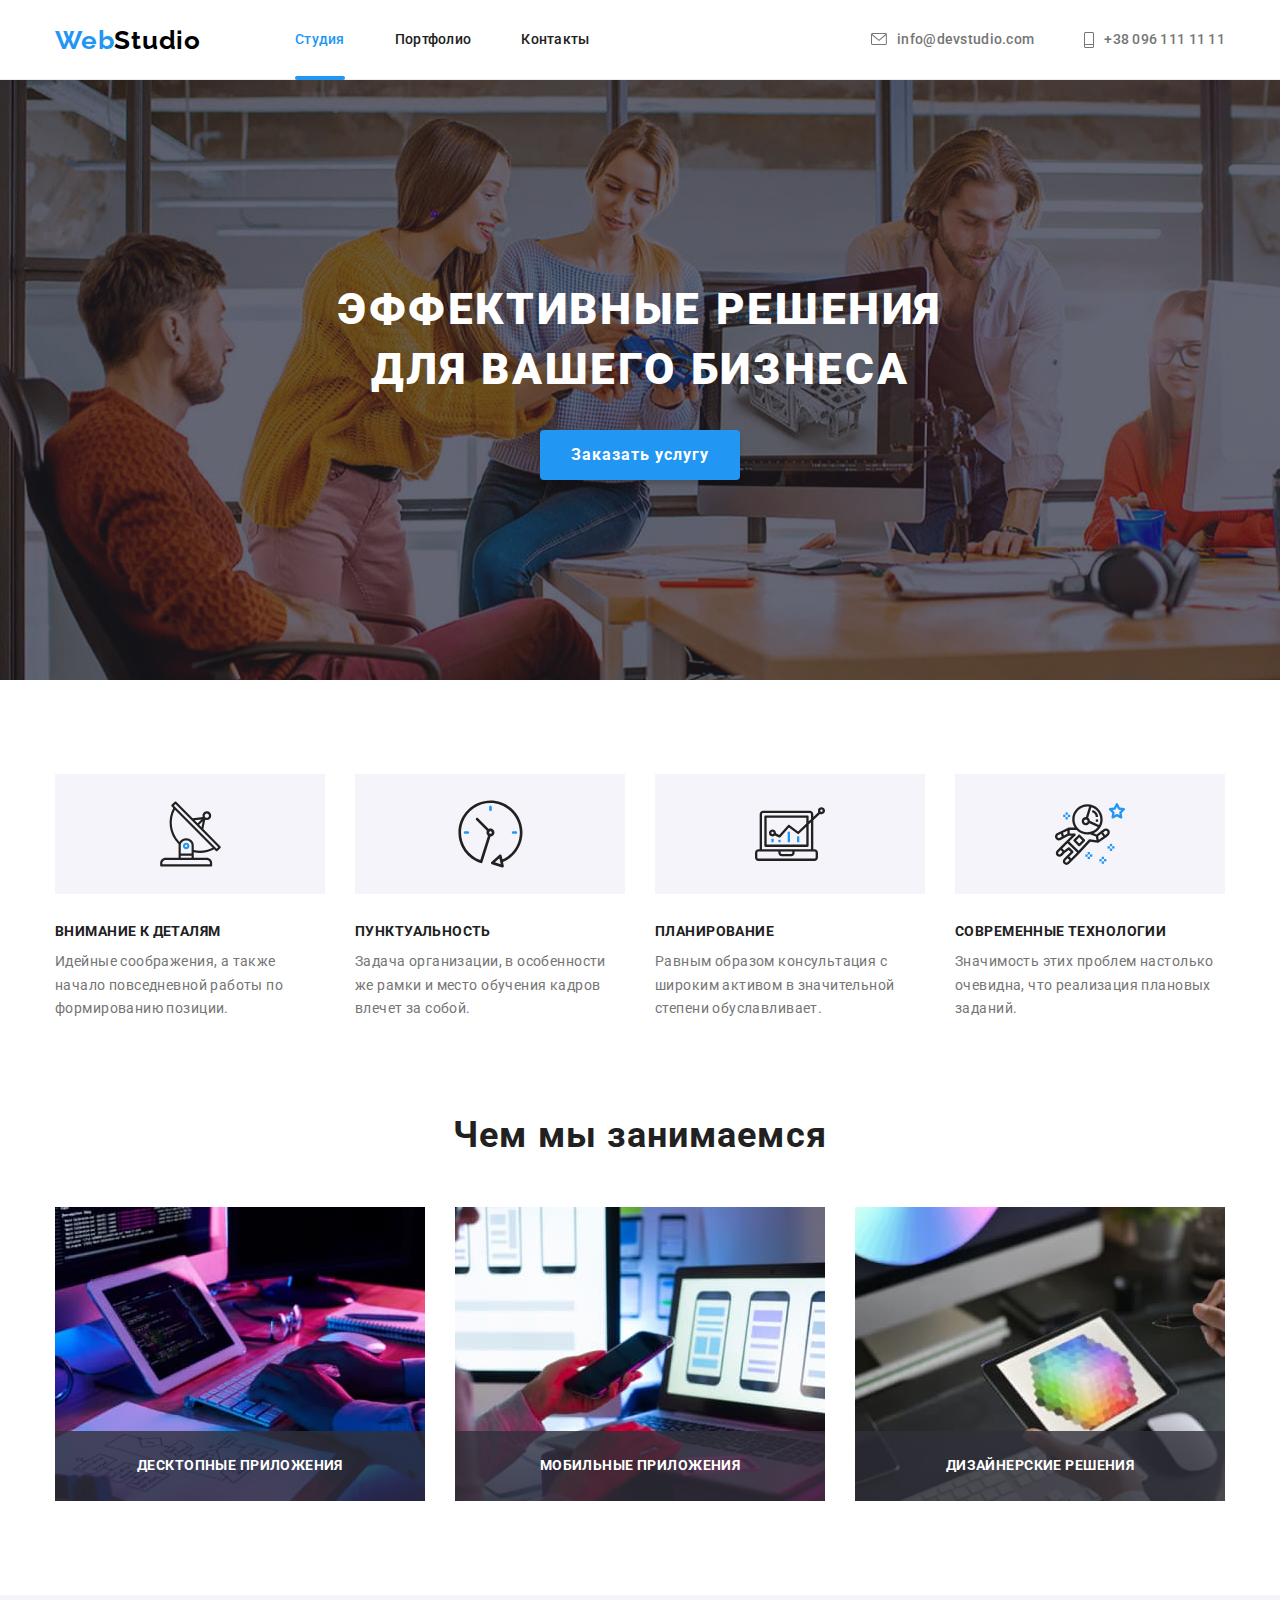
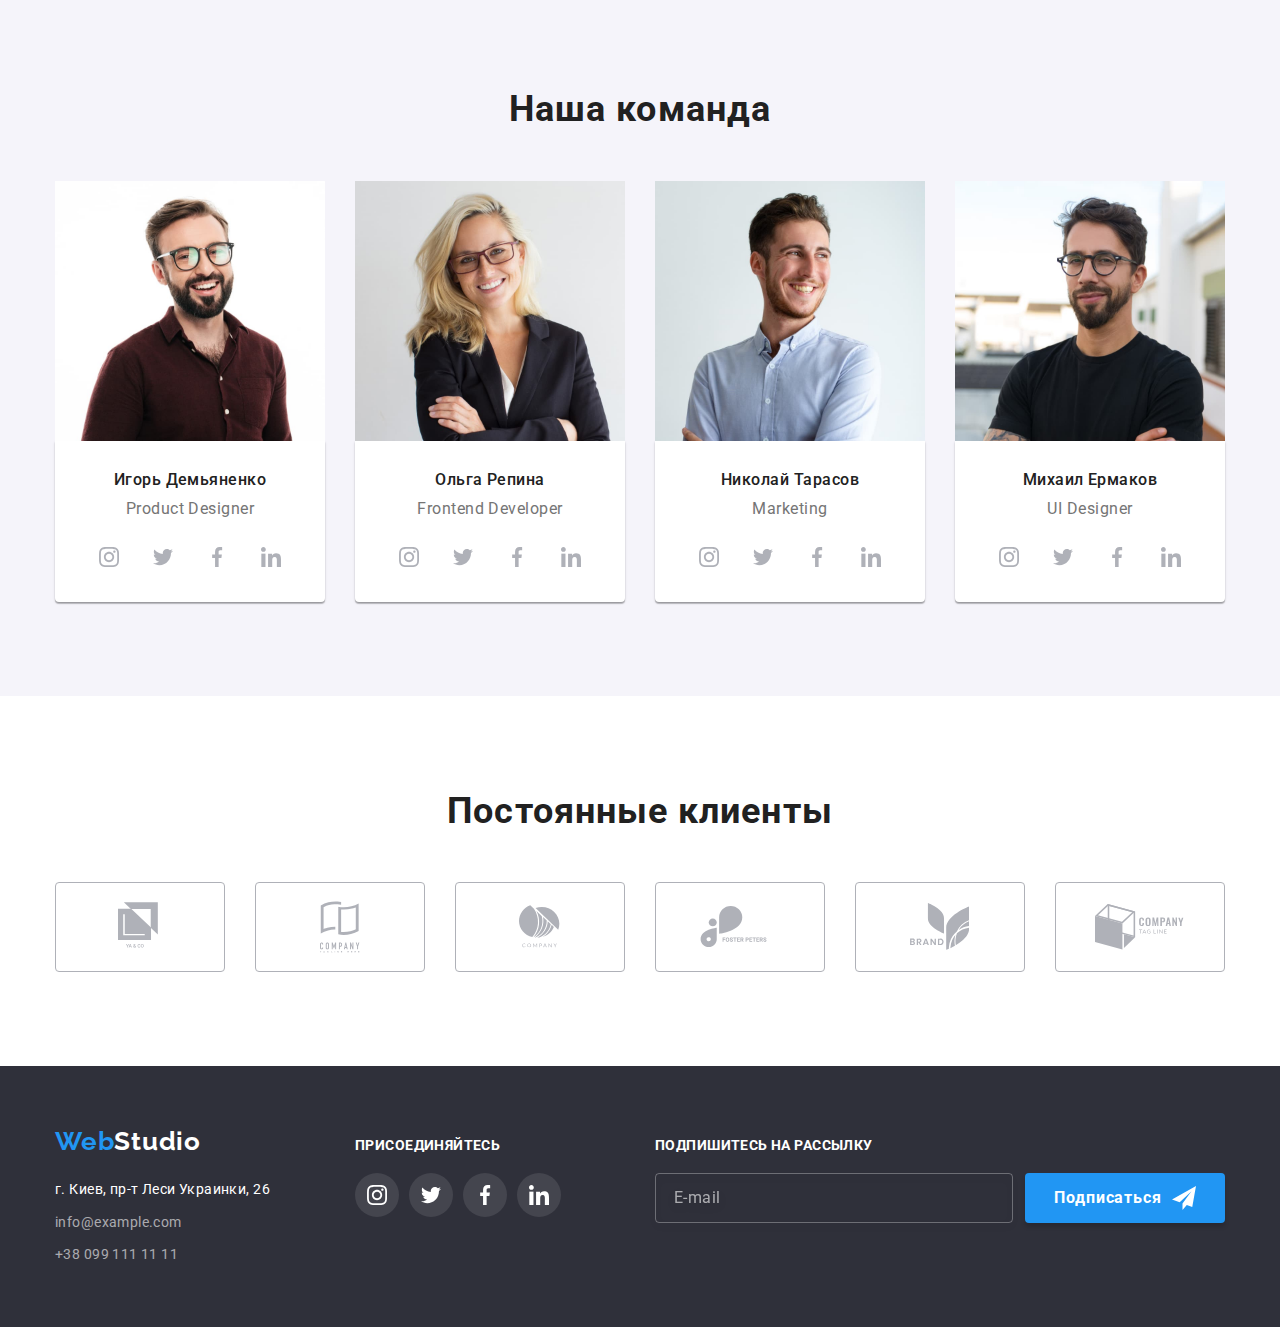
<file: index.html>
<!DOCTYPE html>
<html lang="ru">

<head>
    <meta charset="UTF-8">
    <meta http-equiv="X-UA-Compatible" content="IE=edge">
    <meta name="viewport" content="width=device-width, initial-scale=1.0">
    <link rel="stylesheet"
        href="https://cdnjs.cloudflare.com/ajax/libs/modern-normalize/1.0.0/modern-normalize.min.css">
    <link rel="preconnect" href="https://fonts.gstatic.com">
    <link
        href="https://fonts.googleapis.com/css2?family=Raleway:wght@700&family=Roboto:wght@400;500;700;900&display=swap"
        rel="stylesheet">
    <link rel="stylesheet" href="./css/main.min.css">
    <title>Студия</title>
</head>

<body>
    <header class="header">
        <div class="container header__container">

            <a class="logo" href="./index.html">Web<span class="logo__text--black">Studio</span></a>
            <nav class="nav">
                <ul class="nav__list list">
                    <li class="nav__item"><a class="nav__link nav__link--current" href="./index.html">Студия</a></li>
                    <li class="nav__item"><a class="nav__link" href="./portfolio.html">Портфолио</a></li>
                    <li class="nav__item"><a class="nav__link" href="">Контакты</a></li>
                </ul>
            </nav>
            <ul class="contacts list">
                <li class="contacts__item">
                    <a class="contacts__link" href="mailto:info@devstudio.com" rel="noopener noreferrer"
                        target="_blank">
                        <svg class="contacts__icon" width="16" height="12">
                            <use href="./images/icons.svg#icon-mail"></use>
                        </svg>
                        info@devstudio.com
                    </a>
                </li>
                <li class="contacts__item">
                    <a class="contacts__link" href="tel:+380961111111">
                        <svg class="contacts__icon" width="10" height="16">
                            <use href="./images/icons.svg#icon-tel"></use>
                        </svg>

                        +38 096 111 11 11

                    </a>
                </li>
            </ul>
        </div>
    </header>
    <main>
        <section class="hero">
            <div class="hero__container">
                <h1 class="hero__title">Эффективные решения для вашего бизнеса</h1>
                <button data-modal-open class="button" type="button">Заказать услугу</button>
            </div>
        </section>

        <section class="our-features section">
            <div class="container">

                <h2 class="visually-hidden">наши особенности</h2>
                <ul class="list grid">
                    <li class="our-features__item grid__items">
                        <div class="our-features__container">
                            <svg width="65" height="70">
                                <use href="./images/icons.svg#icon-antenna-1"></use>
                            </svg>
                        </div>
                        <h3 class="our-features__subtitle">Внимание к деталям</h3>
                        <p>Идейные соображения, а также начало повседневной работы по
                            формированию
                            позиции.</p>
                    </li>
                    <li class="our-features__item grid__items ">
                        <div class="our-features__container">
                            <svg width="67" height="70">
                                <use href="./images/icons.svg#icon-clock-1"></use>
                            </svg>
                        </div>
                        <h3 class="our-features__subtitle">Пунктуальность</h3>
                        <p>Задача организации, в особенности же рамки и место обучения
                            кадров
                            влечет за собой.</p>
                    </li>
                    <li class="our-features__item grid__items ">
                        <div class="our-features__container">
                            <svg width="70" height="70">
                                <use href="./images/icons.svg#icon-diagram-1"></use>
                            </svg>
                        </div>
                        <h3 class="our-features__subtitle">Планирование</h3>
                        <p>Равным образом консультация с широким активом в значительной
                            степени
                            обуславливает.</p>
                    </li>
                    <li class="our-features__item grid__items">
                        <div class="our-features__container">
                            <svg width="70" height="70">
                                <use href="./images/icons.svg#icon-astronaut-1"></use>
                            </svg>
                        </div>
                        <h3 class="our-features__subtitle">Современные технологии</h3>
                        <p>Значимость этих проблем настолько очевидна, что реализация
                            плановых
                            заданий.</p>
                    </li>
                </ul>
            </div>
        </section>

        <section class="specialization section">
            <div class="container">
                <h2 class="specialization__title">Чем мы занимаемся</h2>
                <ul class="list grid">
                    <li class="specialization__item grid__items"><img src="./images/box1.jpg " alt="написание программы"
                            width="370">
                        <div class="specialization__text">Десктопные приложения</div>
                    </li>
                    <li class="specialization__item grid__items"><img src="./images/box2.jpg"
                            alt="создание дизайна телефонного приложения" width="370">
                        <div class="specialization__text">Мобильные приложения</div>
                    </li>
                    <li class="specialization__item grid__items"><img src="./images/box3.jpg"
                            alt="подбор цвета оформления" width="370">
                        <div class="specialization__text">Дизайнерские решения</div>
                    </li>
                </ul>
            </div>
        </section>

        <section class="team section">
            <div class="container">
                <h2 class="team__title">Наша команда</h2>
                <ul class="list grid">
                    <li class="grid__items team__item">

                        <img src="./images/men1.jpg" alt="Игорь Демьяненко" width="270">
                        <div class="team__container">
                            <h3 class="team__subtitle">Игорь Демьяненко</h3>
                            <p class="team__text" lang="en">Product Designer</p>
                            <ul class="social-list list">
                                <li class="social-list__item">
                                    <a target="_blank" rel="noreferrer noopener" class="social-list__link" href=""
                                        aria-label="инстаграмм">
                                        <svg class="social-list__icon">
                                            <use href="./images/icons.svg#icon-instagram-2"></use>
                                        </svg>
                                    </a>
                                </li>
                                <li class="social-list__item">
                                    <a target="_blank" rel="noreferrer noopener" class="social-list__link" href=""
                                        aria-label="твиттер">
                                        <svg class="social-list__icon">
                                            <use href="./images/icons.svg#icon-twitter-1"></use>
                                        </svg>
                                    </a>
                                </li>
                                <li class="social-list__item">
                                    <a target="_blank" rel="noreferrer noopener" class="social-list__link" href=""
                                        aria-label="фейсбук">
                                        <svg class="social-list__icon">
                                            <use href="./images/icons.svg#icon-facebook-1"></use>
                                        </svg>
                                    </a>
                                </li>
                                <li class="social-list__item">
                                    <a target="_blank" rel="noreferrer noopener" class="social-list__link" href=""
                                        aria-label="линкедин">
                                        <svg class="social-list__icon">
                                            <use href="./images/icons.svg#icon-linkedin-1"></use>
                                        </svg>
                                    </a>
                                </li>
                            </ul>
                        </div>
                    </li>
                    <li class="grid__items team__item">

                        <img src="./images/men2.jpg" alt="Ольга Репина" width="270">
                        <div class="team__container">
                            <h3 class="team__subtitle">Ольга Репина</h3>
                            <p class="team__text" lang="en">Frontend Developer</p>
                            <ul class="social-list list">
                                <li class="social-list__item">
                                    <a target="_blank" rel="noreferrer noopener" class="social-list__link" href=""
                                        aria-label="инстаграмм">
                                        <svg class="social-list__icon">
                                            <use href="./images/icons.svg#icon-instagram-2"></use>
                                        </svg>
                                    </a>
                                </li>
                                <li class="social-list__item">
                                    <a target="_blank" rel="noreferrer noopener" class="social-list__link" href=""
                                        aria-label="твиттер">
                                        <svg class="social-list__icon">
                                            <use href="./images/icons.svg#icon-twitter-1"></use>
                                        </svg>
                                    </a>
                                </li>
                                <li class="social-list__item">
                                    <a target="_blank" rel="noreferrer noopener" class="social-list__link" href=""
                                        aria-label="фейсбук">
                                        <svg class="social-list__icon">
                                            <use href="./images/icons.svg#icon-facebook-1"></use>
                                        </svg>
                                    </a>
                                </li>
                                <li class="social-list__item">
                                    <a target="_blank" rel="noreferrer noopener" class="social-list__link" href=""
                                        aria-label="линкедин">
                                        <svg class="social-list__icon">
                                            <use href="./images/icons.svg#icon-linkedin-1"></use>
                                        </svg>
                                    </a>
                                </li>
                            </ul>
                        </div>
                    </li>
                    <li class="grid__items team__item">

                        <img src="./images/men3.jpg" alt="Николай Тарасов" width="270">
                        <div class="team__container">
                            <h3 class="team__subtitle">Николай Тарасов</h3>
                            <p class="team__text" lang="en">Marketing</p>
                            <ul class="social-list list">
                                <li class="social-list__item">
                                    <a target="_blank" rel="noreferrer noopener" class="social-list__link" href=""
                                        aria-label="инстаграмм">
                                        <svg class="social-list__icon">
                                            <use href="./images/icons.svg#icon-instagram-2"></use>
                                        </svg>
                                    </a>
                                </li>
                                <li class="social-list__item">
                                    <a target="_blank" rel="noreferrer noopener" class="social-list__link" href=""
                                        aria-label="твиттер">
                                        <svg class="social-list__icon">
                                            <use href="./images/icons.svg#icon-twitter-1"></use>
                                        </svg>
                                    </a>
                                </li>
                                <li class="social-list__item">
                                    <a target="_blank" rel="noreferrer noopener" class="social-list__link" href=""
                                        aria-label="фейсбук">
                                        <svg class="social-list__icon">
                                            <use href="./images/icons.svg#icon-facebook-1"></use>
                                        </svg>
                                    </a>
                                </li>
                                <li class="social-list__item">
                                    <a target="_blank" rel="noreferrer noopener" class="social-list__link" href=""
                                        aria-label="линкедин">
                                        <svg class="social-list__icon">
                                            <use href="./images/icons.svg#icon-linkedin-1"></use>
                                        </svg>
                                    </a>
                                </li>
                            </ul>
                        </div>
                    </li>
                    <li class="grid__items team__item">

                        <img src="./images/men4.jpg" alt="Михаил Ермаков" width="270">
                        <div class="team__container">
                            <h3 class="team__subtitle">Михаил Ермаков</h3>
                            <p class="team__text" lang="en">UI Designer</p>
                            <ul class="social-list list">
                                <li class="social-list__item">
                                    <a target="_blank" rel="noreferrer noopener" class="social-list__link" href=""
                                        aria-label="инстаграмм">
                                        <svg class="social-list__icon">
                                            <use href="./images/icons.svg#icon-instagram-2"></use>
                                        </svg>
                                    </a>
                                </li>
                                <li class="social-list__item">
                                    <a target="_blank" rel="noreferrer noopener" class="social-list__link" href=""
                                        aria-label="твиттер">
                                        <svg class="social-list__icon">
                                            <use href="./images/icons.svg#icon-twitter-1"></use>
                                        </svg>
                                    </a>
                                </li>
                                <li class="social-list__item">
                                    <a target="_blank" rel="noreferrer noopener" class="social-list__link" href=""
                                        aria-label="фейсбук">
                                        <svg class="social-list__icon">
                                            <use href="./images/icons.svg#icon-facebook-1"></use>
                                        </svg>
                                    </a>
                                </li>
                                <li class="social-list__item">
                                    <a target="_blank" rel="noreferrer noopener" class="social-list__link" href=""
                                        aria-label="линкедин">
                                        <svg class="social-list__icon">
                                            <use href="./images/icons.svg#icon-linkedin-1"></use>
                                        </svg>
                                    </a>
                                </li>
                            </ul>
                        </div>
                    </li>
                </ul>
            </div>
        </section>
        <section class="regular-customers section">
            <div class="container">
                <h2 class="regular-customers__title">Постоянные клиенты</h2>
                <ul class="list grid">
                    <li class="grid__items regular-customers__item">
                        <a class="regular-customers__link" target="_blank" rel="noreferrer noopener" href=""
                            aria-label="логотип компании">
                            <svg class="regular-customers__icon" width="44" height="49">
                                <use href="./images/icons.svg#icon-logo-1"></use>
                            </svg>
                        </a>
                    </li>
                    <li class="grid__items regular-customers__item">
                        <a class="regular-customers__link" target="_blank" rel="noreferrer noopener" href=""
                            aria-label="логотип компании">
                            <svg class="regular-customers__icon" width="40" height="52">
                                <use href="./images/icons.svg#icon-logo-2"></use>
                            </svg>
                        </a>
                    </li>
                    <li class="grid__items regular-customers__item">
                        <a class="regular-customers__link" target="_blank" rel="noreferrer noopener" href=""
                            aria-label="логотип компании">
                            <svg class="regular-customers__icon" width="41" height="43">
                                <use href="./images/icons.svg#icon-logo-3"></use>
                            </svg>
                        </a>
                    </li>
                    <li class="grid__items regular-customers__item">
                        <a class="regular-customers__link" target="_blank" rel="noreferrer noopener" href=""
                            aria-label="логотип компании">
                            <svg class="regular-customers__icon" width="80" height="42">
                                <use href="./images/icons.svg#icon-logo-4"></use>
                            </svg>
                        </a>
                    </li>
                    <li class="grid__items regular-customers__item">
                        <a class="regular-customers__link" target="_blank" rel="noreferrer noopener" href=""
                            aria-label="логотип компании">
                            <svg class="regular-customers__icon" width="59" height="47">
                                <use href="./images/icons.svg#icon-logo-5"></use>
                            </svg>
                        </a>
                    </li>
                    <li class="grid__items regular-customers__item">
                        <a class="regular-customers__link" target="_blank" rel="noreferrer noopener" href=""
                            aria-label="логотип компании">
                            <svg class="regular-customers__icon" width="89" height="46">
                                <use href="./images/icons.svg#icon-logo-6"></use>

                            </svg>
                        </a>
                    </li>


                </ul>

            </div>
        </section>
    </main>
    <footer class="footer">
        <div class="container footer__box">
            <div class="footer__container-address">
                    <a class="logo" href="./index.html">Web<span class="logo__text--white">Studio</span></a>
                    <address class="address">
                        <ul class="list address__list">
                            <li class="address__town">г. Киев, пр-т Леси Украинки, 26</li>
                            <li class="address__item"><a class="address__link"
                                    href="mailtoinfo@example.com">info@example.com</a>
                            </li>
                            <li class="address__item"><a class="address__link" href="tel+380991111111">+38 099 111 11
                                    11</a>
                            </li>
                        </ul>
                    </address>
                </div>
                <div class="footer__container-social">
                    <p class="footer__text">присоединяйтесь</p>
                    <ul class="social-list list social-list--footer">
                        <li class="social-list__item">
                            <a target="_blank" rel="noreferrer noopener" class="social-list__link" href=""
                                aria-label="инстаграмм">
                                <svg class="social-list__icon social-list__icon--footer">
                                    <use href="./images/icons.svg#icon-instagram-2"></use>
                                </svg>
                            </a>
                        </li>
                        <li class="social-list__item">
                            <a target="_blank" rel="noreferrer noopener" class="social-list__link" href=""
                                aria-label="твиттер">
                                <svg class="social-list__icon social-list__icon--footer">
                                    <use href="./images/icons.svg#icon-twitter-1"></use>
                                </svg>
                            </a>
                        </li>
                        <li class="social-list__item">
                            <a target="_blank" rel="noreferrer noopener" class="social-list__link" href=""
                                aria-label="фейсбук">
                                <svg class="social-list__icon social-list__icon--footer">
                                    <use href="./images/icons.svg#icon-facebook-1"></use>
                                </svg>
                            </a>
                        </li>
                        <li class="social-list__item">
                            <a target="_blank" rel="noreferrer noopener" class="social-list__link" href=""
                                aria-label="линкедин">
                                <svg class="social-list__icon social-list__icon--footer">
                                    <use href="./images/icons.svg#icon-linkedin-1"></use>
                                </svg>
                            </a>
                        </li>
                    </ul>
                </div>
            
           
            <div class="footer__container-form">
                <p class="footer__form-text">Подпишитесь на рассылку</p>
                <form class="footer__form">
                    <label class="footer__label">
                        <input required class="footer__input" placeholder="E-mail" type="email" name="user-mail-footer"
                            id="user-mail">
                    </label>
                    <button type="submit" class="button footer__button">Подписаться
                        <svg class="footer__icon" width="24" height="24">
                            <use href="./images/icons.svg#icon-send"></use>
                        </svg>
                    </button>
                </form>
            </div>
        </div>
        <!-- </div> -->

    </footer>
    <div data-modal class="backdrop is-hidden">
        <div class="modal">
            <button data-modal-close class="modal__off" aria-label="закрыть окно">
                <svg class="modal__icon-off" width="18" height="18">
                    <use href="./images/icons.svg#icon-close"></use>
                </svg>
            </button>
            <p class="modal__text">Оставьте свои данные, мы вам перезвоним</p>
            <form>

                <label class="modal__label">
                    <span class="modal__label-text">Имя</span>
                    <input required class="modal__input" name="user-name" type="text">
                    <svg class="modal__input-icon" width="18" height="18">
                        <use href="./images/icons.svg#icon-personform"></use>
                    </svg>
                </label>

                <label class="modal__label">
                    <span class="modal__label-text">Телефон</span>
                    <input required class="modal__input" name="user-tel" type="tel">
                    <svg class="modal__input-icon" width="18" height="18">
                        <use href="./images/icons.svg#icon-phoneform"></use>
                    </svg>
                </label>

                <label class="modal__label">
                    <span class="modal__label-text">Почта</span>
                    <input class="modal__input" name="user-email" type="email">
                    <svg class="modal__input-icon" width="18" height="18">
                        <use href="./images/icons.svg#icon-emailform"></use>
                    </svg>
                </label>

                <label class="modal__label" for="user-comment">
                    <span class="modal__label-text">Комментарий</span>
                    <textarea class="modal__user-comment modal__input" placeholder="Введите текст" name="user-text"
                        id="user-comment"></textarea>
                </label>
                <div class="checkbox">
                    <label class="checkbox__label">
                        <input required class="checkbox__input" type="checkbox" name="check" value="checked">
                        <span class="checkbox__text"> Соглашаюсь с рассылкой и принимаю</span>
                        <span class="checkbox__icon"></span>
                    </label>
                    <a class="checkbox__link" href=""> Условия договора</a>
                </div>
                <button class="button modal__button" type="submit">Отправить</button>
            </form>
        </div>
    </div>
    <script src="./js/modal.js"></script>
</body>

</html>
</file>
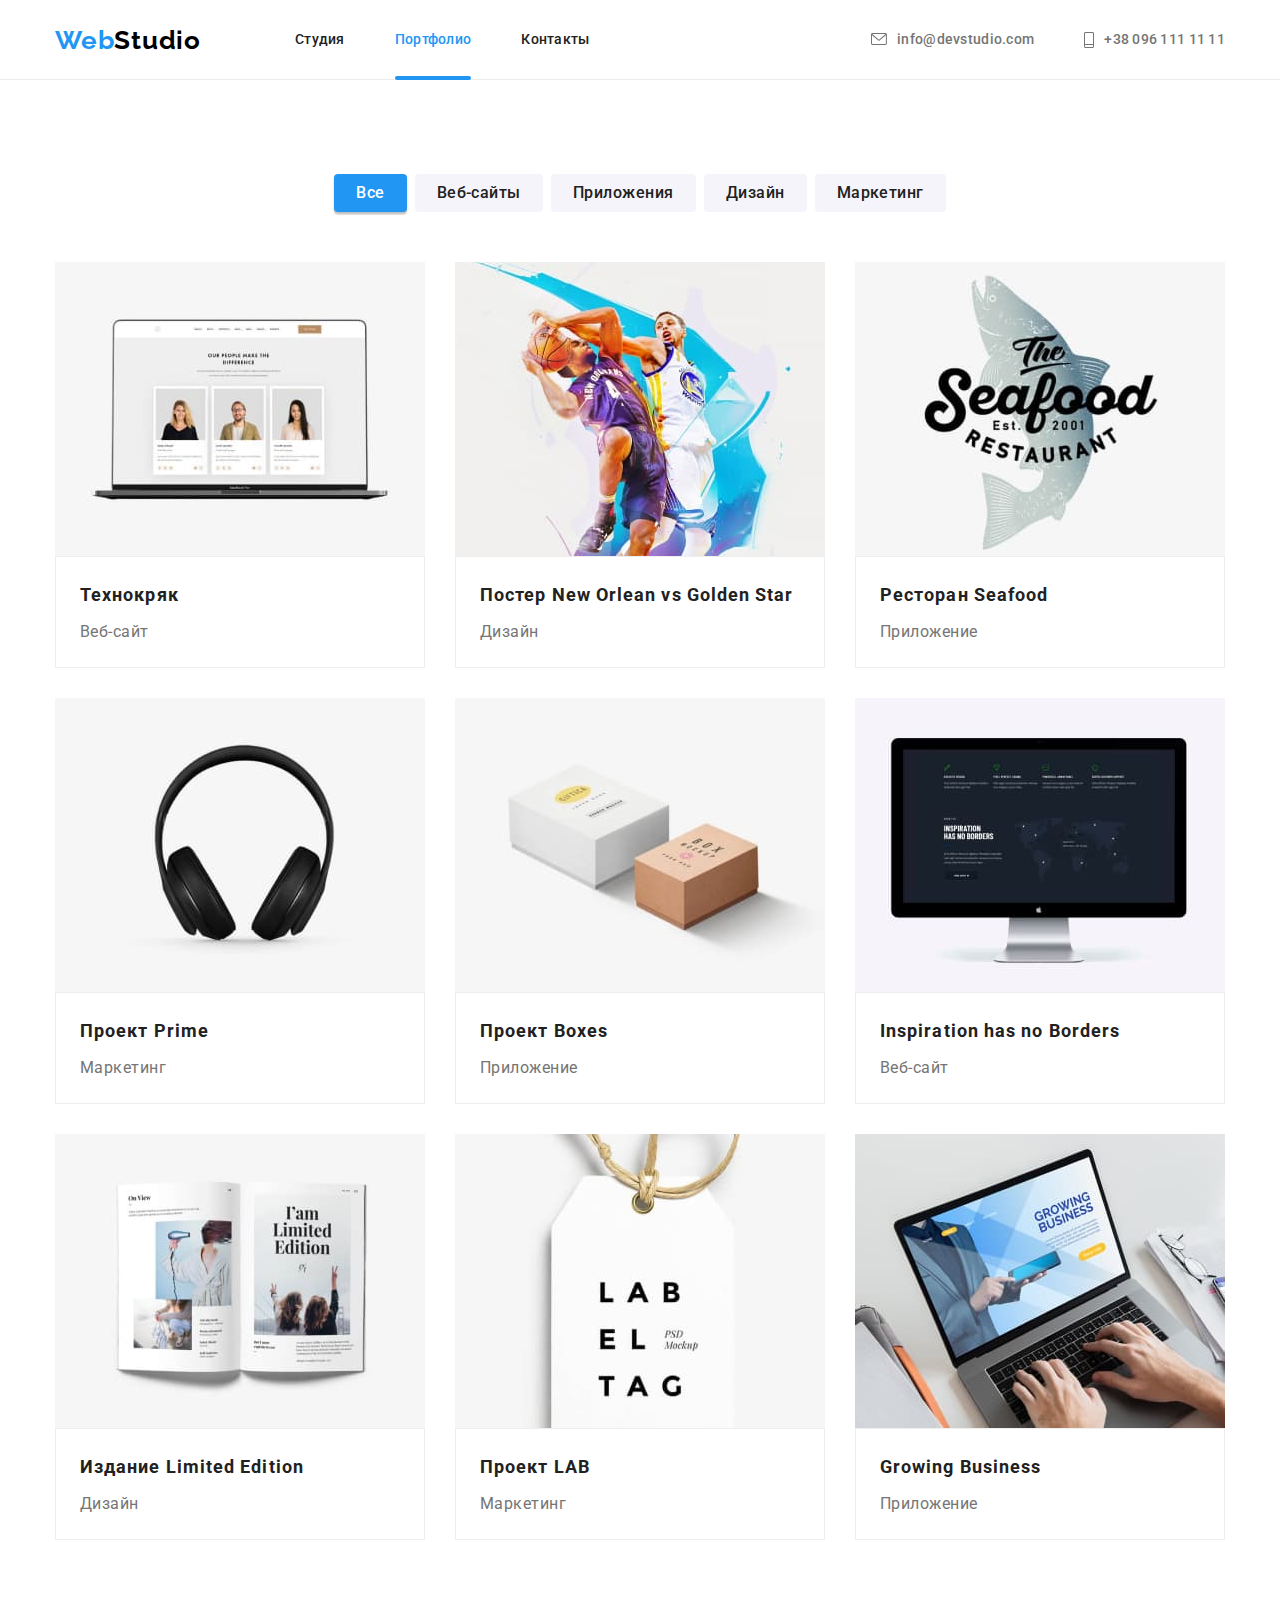
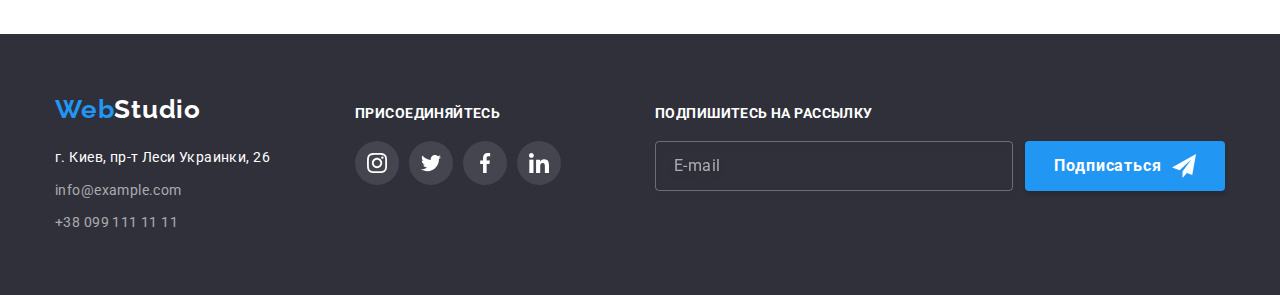
<file: portfolio.html>
<!DOCTYPE html>
<html lang="ru">

<head>
    <meta charset="UTF-8">
    <meta http-equiv="X-UA-Compatible" content="IE=edge">
    <meta name="viewport" content="width=device-width, initial-scale=1.0">
    <link rel="stylesheet"
        href="https://cdnjs.cloudflare.com/ajax/libs/modern-normalize/1.0.0/modern-normalize.min.css">
    <link rel="preconnect" href="https://fonts.gstatic.com">
    <link
        href="https://fonts.googleapis.com/css2?family=Raleway:wght@700&family=Roboto:wght@400;500;700;900&display=swap"
        rel="stylesheet">
    <link rel="stylesheet" href="./css/main.min.css">
    <title>Студия</title>
</head>

<body>
    <header class="header">
        <div class="container header__container">

            <a class="logo" href="./index.html">Web<span class="logo__text--black">Studio</span></a>
            <nav class="nav">
                <ul class="nav__list list">
                    <li class="nav__item"><a class="nav__link " href="./index.html">Студия</a></li>
                    <li class="nav__item"><a class="nav__link nav__link--current" href="./portfolio.html">Портфолио</a>
                    </li>
                    <li class="nav__item"><a class="nav__link" href="">Контакты</a></li>
                </ul>
            </nav>
            <ul class="contacts list">
                <li class="contacts__item">
                    <a class="contacts__link" href="mailto:info@devstudio.com" rel="noopener noreferrer"
                        target="_blank">
                        <svg class="contacts__icon" width="16" height="12">
                            <use href="./images/icons.svg#icon-mail"></use>
                        </svg>
                        info@devstudio.com
                    </a>
                </li>
                <li class="contacts__item">
                    <a class="contacts__link" href="tel:+380961111111">
                        <svg class="contacts__icon" width="10" height="16">
                            <use href="./images/icons.svg#icon-tel"></use>
                        </svg>

                        +38 096 111 11 11

                    </a>
                </li>
            </ul>
        </div>
    </header>
    <main>
        <section class="portfolio section">
            <div class="container">
                <h1 class="visually-hidden">Наши работы</h1>
                <ul class="list portfolio__list">
                    <li class="portfolio__item"><button class="button2 current-button2" type="button">Все</button></li>
                    <li class="portfolio__item"><button class="button2" type="button">Веб-сайты</button></li>
                    <li class="portfolio__item"><button class="button2" type="button">Приложения</button></li>
                    <li class="portfolio__item"><button class="button2" type="button">Дизайн</button></li>
                    <li class="portfolio__item"><button class="button2" type="button">Маркетинг</button></li>
                </ul>

                <ul class="gallery list grid">
                    <li class="grid__items">
                        <a class="gallery__link" href="">
                            <div class="gallery__overlay-box"><img src="./images/portfolio/img1.jpg" width="370"
                                    alt="ноутбук с открытым сайтом">
                                <p class="gallery__overlay">Технокряк это современная площадка распространения
                                    коронавируса. Компании используют эту платформу для цифрового
                                    шпионажа и атак на защищённые сервера конкурентов.</p>
                            </div>
                            <div class="gallery__border">
                                <h2 class="gallery__subtitle">Технокряк</h2>
                                <p class="gallery__text">Веб-сайт</p>
                            </div>

                        </a>
                    </li>
                    <li class="grid__items">
                        <a class="gallery__link" href="">
                            <div class="gallery__overlay-box"><img src="./images/portfolio/img2.jpg" width="370"
                                    alt="два баскетболиста в прыжке">
                                <p class="gallery__overlay">Технокряк это современная площадка распространения
                                    коронавируса. Компании используют эту платформу для цифрового
                                    шпионажа и атак на защищённые сервера конкурентов.</p>
                            </div>
                            <div class="gallery__border">
                                <h2 class="gallery__subtitle">Постер New Orlean vs Golden Star</h2>
                                <p class="gallery__text">Дизайн</p>
                            </div>
                        </a>
                    </li>
                    <li class="grid__items">
                        <a class="gallery__link" href="">
                            <div class="gallery__overlay-box"><img src="./images/portfolio/img3.jpg" width="370"
                                    alt="логотип ресторана">
                                <p class="gallery__overlay">Технокряк это современная площадка распространения
                                    коронавируса. Компании используют эту платформу для цифрового
                                    шпионажа и атак на защищённые сервера конкурентов.</p>
                            </div>
                            <div class="gallery__border">
                                <h2 class="gallery__subtitle">Ресторан Seafood</h2>
                                <p class="gallery__text">Приложение</p>
                            </div>
                        </a>
                    </li>
                    <li class="grid__items">
                        <a class="gallery__link" href="">
                            <div class="gallery__overlay-box"><img src="./images/portfolio/img4.jpg" width="370"
                                    alt="наушники">
                                <p class="gallery__overlay">Технокряк это современная площадка распространения
                                    коронавируса. Компании используют эту платформу для цифрового
                                    шпионажа и атак на защищённые сервера конкурентов.</p>
                            </div>
                            <div class="gallery__border">
                                <h2 class="gallery__subtitle">Проект Prime</h2>
                                <p class="gallery__text">Маркетинг</p>
                            </div>
                        </a>
                    </li>
                    <li class="grid__items">
                        <a class="gallery__link" href="">
                            <div class="gallery__overlay-box"><img src="./images/portfolio/img5.jpg" width="370"
                                    alt="две коробки">
                                <p class="gallery__overlay">Технокряк это современная площадка распространения
                                    коронавируса. Компании используют эту платформу для цифрового
                                    шпионажа и атак на защищённые сервера конкурентов.</p>
                            </div>
                            <div class="gallery__border">
                                <h2 class="gallery__subtitle">Проект Boxes</h2>
                                <p class="gallery__text">Приложение</p>
                            </div>
                        </a>
                    </li>
                    <li class="grid__items">
                        <a class="gallery__link" href="">
                            <div class="gallery__overlay-box"><img src="./images/portfolio/img6.jpg" width="370"
                                    alt="монитор с открытым сайтом">
                                <p class="gallery__overlay">Технокряк это современная площадка распространения
                                    коронавируса. Компании используют эту платформу для цифрового
                                    шпионажа и атак на защищённые сервера конкурентов.</p>
                            </div>
                            <div class="gallery__border">
                                <h2 class="gallery__subtitle">Inspiration has no Borders</h2>
                                <p class="gallery__text">Веб-сайт</p>
                            </div>
                        </a>
                    </li>
                    <li class="grid__items">
                        <a class="gallery__link" href="">
                            <div class="gallery__overlay-box"><img src="./images/portfolio/img7.jpg" width="370"
                                    alt="открытая книга">
                                <p class="gallery__overlay">Технокряк это современная площадка распространения
                                    коронавируса. Компании используют эту платформу для цифрового
                                    шпионажа и атак на защищённые сервера конкурентов.</p>
                            </div>
                            <div class="gallery__border">
                                <h2 class="gallery__subtitle">Издание Limited Edition</h2>
                                <p class="gallery__text">Дизайн</p>
                            </div>
                        </a>
                    </li>
                    <li class="grid__items">
                        <a class="gallery__link" href="">
                            <div class="gallery__overlay-box"><img src="./images/portfolio/img8.jpg" width="370"
                                    alt="логотип проекта">
                                <p class="gallery__overlay">Технокряк это современная площадка распространения
                                    коронавируса. Компании используют эту платформу для цифрового
                                    шпионажа и атак на защищённые сервера конкурентов.</p>
                            </div>
                            <div class="gallery__border">
                                <h2 class="gallery__subtitle">Проект LAB</h2>
                                <p class="gallery__text">Маркетинг</p>
                            </div>
                        </a>
                    </li>
                    <li class="grid__items">
                        <a class="gallery__link" href="">
                            <div class="gallery__overlay-box"><img src="./images/portfolio/img9.jpg" width="370"
                                    alt="ноутбук с открытым приложением">
                                <p class="gallery__overlay">Технокряк это современная площадка распространения
                                    коронавируса. Компании используют эту платформу для цифрового
                                    шпионажа и атак на защищённые сервера конкурентов.</p>
                            </div>
                            <div class="gallery__border">
                                <h2 class="gallery__subtitle">Growing Business</h2>
                                <p class="gallery__text">Приложение</p>
                            </div>
                        </a>
                    </li>
                </ul>
            </div>

        </section>
    </main>
    <footer class="footer">
        <div class="container footer__box">
            <div class="footer__container-address">
                <a class="logo" href="./index.html">Web<span class="logo__text--white">Studio</span></a>
                <address class="address">
                    <ul class="list address__list">
                        <li class="address__town">г. Киев, пр-т Леси Украинки, 26</li>
                        <li class="address__item"><a class="address__link"
                                href="mailtoinfo@example.com">info@example.com</a>
                        </li>
                        <li class="address__item"><a class="address__link" href="tel+380991111111">+38 099 111 11
                                11</a>
                        </li>
                    </ul>
                </address>
            </div>
            <div class="footer__container-social">
                <p class="footer__text">присоединяйтесь</p>
                <ul class="social-list list social-list--footer">
                    <li class="social-list__item">
                        <a target="_blank" rel="noreferrer noopener" class="social-list__link" href=""
                            aria-label="инстаграмм">
                            <svg class="social-list__icon social-list__icon--footer">
                                <use href="./images/icons.svg#icon-instagram-2"></use>
                            </svg>
                        </a>
                    </li>
                    <li class="social-list__item">
                        <a target="_blank" rel="noreferrer noopener" class="social-list__link" href="" aria-label="твиттер">
                            <svg class="social-list__icon social-list__icon--footer">
                                <use href="./images/icons.svg#icon-twitter-1"></use>
                            </svg>
                        </a>
                    </li>
                    <li class="social-list__item">
                        <a target="_blank" rel="noreferrer noopener" class="social-list__link" href="" aria-label="фейсбук">
                            <svg class="social-list__icon social-list__icon--footer">
                                <use href="./images/icons.svg#icon-facebook-1"></use>
                            </svg>
                        </a>
                    </li>
                    <li class="social-list__item">
                        <a target="_blank" rel="noreferrer noopener" class="social-list__link" href=""
                            aria-label="линкедин">
                            <svg class="social-list__icon social-list__icon--footer">
                                <use href="./images/icons.svg#icon-linkedin-1"></use>
                            </svg>
                        </a>
                    </li>
                </ul>
            </div>
    
    
            <div class="footer__container-form">
                <p class="footer__form-text">Подпишитесь на рассылку</p>
                <form class="footer__form">
                    <label class="footer__label">
                        <input required class="footer__input" placeholder="E-mail" type="email" name="user-mail-footer"
                            id="user-mail">
                    </label>
                    <button type="submit" class="button footer__button">Подписаться
                        <svg class="footer__icon" width="24" height="24">
                            <use href="./images/icons.svg#icon-send"></use>
                        </svg>
                    </button>
                </form>
            </div>
        </div>
        
    
    </footer>

</body>

</html>
</file>
<file: css/main.min.css>
a{text-decoration:none;color:inherit}.list{list-style:none;margin:0;padding:0}h1,h2,h3,p{margin:0}html{box-sizing:border-box}*,*::after,*::before{box-sizing:inherit}img{display:block;max-width:100%;height:auto}body{font-family:Roboto,sans-serif;color:#757575;font-size:14px;line-height:1.71;letter-spacing:0.03em}.grid{display:flex;flex-wrap:wrap;margin-left:-30px;margin-top:-30px}.grid__items{flex-basis:calc((100% - 30px * var(--grid-item)) / var(--grid-item));margin-left:30px;margin-top:30px}.container{width:1200px;margin-left:auto;margin-right:auto;padding-left:15px;padding-right:15px}.section{padding-bottom:94px;padding-top:94px}.visually-hidden{position:absolute !important;clip:rect(1px 1px 1px 1px);clip:rect(1px, 1px, 1px, 1px);padding:0 !important;border:0 !important;height:1px !important;width:1px !important;overflow:hidden}.logo{font-family:Raleway,sans-serif;font-weight:700;font-size:26px;line-height:1.19;letter-spacing:0.03em;color:#2196f3;padding-top:25px;padding-bottom:24px}.logo__text--black{color:#000}.logo__text--white{color:#fff}.button{margin-left:auto;margin-right:auto;align-items:center;display:flex;justify-content:center;width:200px;height:50px;color:#fff;background-color:#2196f3;cursor:pointer;font-weight:700;font-size:16px;line-height:1.87;text-align:center;letter-spacing:0.06em;border-radius:4px;box-shadow:0px 4px 4px rgba(0,0,0,0.15);border:0px}.button:focus,.button:hover{background-color:#188ce8}.button2{background-color:#f5f4fa;color:#212121;cursor:pointer;font-weight:500;font-size:16px;line-height:1.62;text-align:center;letter-spacing:0.03em;padding:6px 22px;border:0px;border-radius:4px}.button2:focus,.button2:hover{background-color:#2196f3;color:#fff;box-shadow:0px 3px 1px rgba(0,0,0,0.1),0px 1px 2px rgba(0,0,0,0.08),0px 2px 2px rgba(0,0,0,0.12)}.current-button2{background-color:#2196f3;color:#fff;box-shadow:0px 3px 1px rgba(0,0,0,0.1),0px 1px 2px rgba(0,0,0,0.08),0px 2px 2px rgba(0,0,0,0.12)}.portfolio__list{display:flex;justify-content:center;margin-bottom:50px}.portfolio__item:not(:last-child){margin-right:8px}.social-list{display:flex;justify-content:center;margin-top:16px}.social-list__item{width:44px;height:44px}.social-list__item:not(:last-child){margin-right:10px}.social-list__link{width:100%;height:100%;display:flex;align-items:center;justify-content:center;border-radius:50%;fill:#afb1b8}.social-list__link:hover,.social-list__link:focus{background-color:#2196f3;fill:#fff}.social-list__icon{width:20px;height:20px}.backdrop{position:fixed;top:0;height:100%;left:0;right:0;background-color:rgba(0,0,0,0.2);transform:scale(1) rotate(0deg);opacity:1;transition-property:opacity, visibility, transform;transition-delay:250ms,250ms,250ms;transition-duration:250ms, 250ms, 0}.backdrop.is-hidden{opacity:0;pointer-events:none;visibility:hidden;transform:scale(0) rotate(180deg)}.modal{position:absolute;width:528px;height:581px;left:50%;top:50%;transform:translate(-50%, -50%);background-color:#fff;border-radius:4px;box-shadow:0px 1px 3px rgba(0,0,0,0.12),0px 1px 1px rgba(0,0,0,0.14),0px 2px 1px rgba(0,0,0,0.2);padding-top:40px;padding-left:40px;padding-right:40px}.modal__off{position:absolute;right:8px;top:8px;width:30px;height:30px;display:flex;align-items:center;justify-content:center;border-radius:50%;cursor:pointer;background:#fff;border:1px solid rgba(0,0,0,0.1);color:#000;transition-property:box-shadow, color}.modal__off:hover,.modal__off:focus{box-shadow:0px 1px 3px rgba(0,0,0,0.12),0px 1px 1px rgba(0,0,0,0.14),0px 2px 1px rgba(0,0,0,0.2);color:#2196f3}.modal__icon-off{position:relative;top:1px;fill:currentColor}.modal__text{margin-bottom:12px;font-weight:700;font-size:20px;line-height:1.15;text-align:center;letter-spacing:0.03em;color:#212121}.modal__label{display:block;position:relative;cursor:pointer}.modal__label:not(:first-child){margin-top:10px}.modal__label:focus-within .modal__input{border-color:#2196f3}.modal__label:focus-within .modal__input-icon{fill:#2196f3}.modal__label-text{margin-bottom:4px;display:block;font-size:12px;line-height:1.16;letter-spacing:0.01em;color:#757575}.modal__input-icon{transition-property:fill;position:absolute;left:12px;bottom:calc(40px / 2);transform:translateY(50%);fill:#212121}.modal__input{cursor:pointer;transition-property:border-color;outline:none;width:448px;height:40px;border:1px solid rgba(33,33,33,0.2);border-radius:4px;padding-left:42px}.modal__user-comment{width:448px;height:120px;border:1px solid rgba(33,33,33,0.2);border-radius:4px;padding:12px 16px;resize:none}.modal__user-comment::placeholder{font-size:14px;line-height:1.14;letter-spacing:0.01em;color:rgba(117,117,117,0.5)}.checkbox__text{margin-left:24px}.checkbox__link{color:#2196f3;text-decoration:underline}.checkbox{display:flex;align-items:center;justify-content:center;margin-top:15px}.checkbox__label{position:relative;display:inline-block;text-align:center;cursor:pointer}.checkbox__input{width:16px;height:16px;position:absolute;left:0;top:50%;transform:translateY(-50%);-webkit-appearance:none;-moz-appearance:none;appearance:none}.checkbox__input:checked ~ .checkbox__icon{content:'';width:16px;height:15px;background-image:url(../images/check2.svg)}.checkbox__icon{content:'';position:absolute;left:0;top:50%;transform:translateY(-50%);width:16px;height:15px;background-image:url(../images/check1.svg);fill:currentColor}.modal__button{margin-top:30px}.nav__link{display:flex;align-items:center;flex-direction:column;padding-top:32px;padding-bottom:32px;color:#212121}.nav__link:hover,.nav__link:focus{color:#2196f3}.nav__link--current{position:relative;color:#2196f3}.nav__link--current::after{position:absolute;left:0;bottom:-1px;content:'';display:block;width:100%;height:4px;background-color:#2196f3;border-radius:2px}.contacts__link{display:flex;align-items:center;padding-top:32px;padding-bottom:32px;color:#757575}.contacts__link:hover,.contacts__link:focus{fill:#2196f3;color:#2196f3}.nav__link,.contacts__link{font-weight:500;font-size:14px;line-height:1.14;letter-spacing:0.02em}.header{border-bottom:1px solid #ececec;height:80px;display:flex;align-items:center;max-width:1600px;margin-right:auto;margin-left:auto}.header__container{align-items:center;display:flex}.contacts__item:not(:last-child){margin-right:50px}.nav__item:not(:last-child){margin-right:50px}.nav__list{margin-left:94px;display:flex}.contacts{margin-left:auto}.contacts{display:flex}.contacts__icon{fill:currentColor;margin-right:10px}.footer{background-color:#2f303a;padding-top:60px;padding-bottom:60px}.address__town{color:#fff}.address__link{color:rgba(255,255,255,0.6)}.address__link:focus,.address__link:hover{color:#2196f3}.address{margin-top:20px}.address__link,.address__town{font-size:14px;line-height:1.71;letter-spacing:0.03em;font-family:Roboto;font-style:normal;display:block}.address__list{display:inline-flex;flex-direction:column}.address__item{margin-top:9px}.footer__text{font-weight:700;font-size:14px;line-height:1.145;letter-spacing:0.03em;text-transform:uppercase;color:#fff;margin-bottom:20px}.social-list__link{background-color:rgba(255,255,255,0.1)}.social-list__icon--footer{fill:#fff}.footer__box{display:flex;align-items:baseline;justify-content:space-between}.footer__container-address,.footer__container-social{flex-basis:calc((50% - 45px) / 2)}.social-list--footer{justify-content:start}.footer__container-form{flex-basis:calc((100% - 30px) / 2)}.footer__form-text{font-weight:700;font-size:14px;line-height:1.145;letter-spacing:0.03em;text-transform:uppercase;color:#fff}.footer__input{cursor:pointer;background-color:transparent;border-width:0;color:rgba(255,255,255,0.6);font-size:16px;line-height:1.25;letter-spacing:0.03em}.footer__input::placeholder{color:rgba(255,255,255,0.6);font-size:16px;line-height:1.25;letter-spacing:0.03em}.footer__label{cursor:pointer;display:inline-flex;align-items:center;width:358px;height:50px;border:1px solid rgba(255,255,255,0.3);filter:drop-shadow(0px 4px 4px rgba(0,0,0,0.15));border-radius:4px;padding-left:16px}.footer__form{display:flex;align-items:center;justify-content:space-between;margin-top:20px}.footer__icon{margin-left:10px}.footer__button{margin-right:0}.hero{background-image:linear-gradient(rgba(47,48,58,0.4), rgba(47,48,58,0.4)),url(../images/hero.jpg);max-width:1600px;padding-top:200px;padding-bottom:200px;margin-left:auto;margin-right:auto}.hero__title{color:#fff;font-weight:900;font-size:44px;line-height:1.36;letter-spacing:0.06em;text-transform:uppercase;margin-bottom:30px}.hero__container{width:696px;margin-left:auto;margin-right:auto;text-align:center}.our-features__item{--grid-item: 4}.our-features__container{width:270px;height:120px;background-color:#f5f4fa;display:flex;justify-content:center;align-items:center;margin-bottom:30px}.our-features__subtitle{color:#212121;font-size:14px;line-height:1.14;letter-spacing:0.03em;text-transform:uppercase;margin-bottom:10px}.specialization{padding-top:0}.specialization__title{text-align:center;margin-bottom:50px;color:#212121;font-size:36px;line-height:1.16;letter-spacing:0.03em}.specialization__item{position:relative}.specialization__text{display:flex;align-items:center;justify-content:center;position:absolute;left:0;bottom:0;transform:translate(0 100%);width:100%;height:70px;background-color:rgba(47,48,58,0.8);font-weight:700;font-size:14px;line-height:1.14;letter-spacing:0.03em;text-transform:uppercase;color:#fff}.team{background-color:#f5f4fa}.team__title{margin-bottom:50px;color:#212121;font-size:36px;line-height:1.16;text-align:center;letter-spacing:0.03em}.team__subtitle{color:#212121;font-weight:500;font-size:16px;line-height:1.18;letter-spacing:0.03em}.team__text{margin-top:10px;font-size:16px;line-height:1.18;letter-spacing:0.03em}.team__item{--grid-item: 4}.team__container{padding-bottom:23px;padding-top:30px;padding-left:20px;padding-right:20px;background-color:#fff;text-align:center;box-shadow:0px 1px 3px rgba(0,0,0,0.12),0px 1px 1px rgba(0,0,0,0.14),0px 2px 1px rgba(0,0,0,0.2);border-radius:0px 0px 4px 4px}.regular-customers__title{font-weight:700;font-size:36px;line-height:42px;text-align:center;letter-spacing:0.03em;color:#212121;margin-bottom:50px}.regular-customers__item{--grid-item: 6;height:90px}.regular-customers__link{height:100%;width:100%;display:flex;align-items:center;justify-content:center;border:1px solid #afb1b8;color:#afb1b8;border-radius:4px}.regular-customers__link:focus,.regular-customers__link:hover{color:#2196f3;border-color:#2196f3}.regular-customers__icon{fill:currentColor}.gallery__subtitle{color:#212121;font-size:18px;line-height:2;letter-spacing:0.06em;padding-bottom:4px}.gallery__text{font-size:16px;line-height:1.87;letter-spacing:0.03em;color:#757575}.gallery__border{border:1px solid #eeeeee;padding:20px 24px}.gallery__overlay{position:absolute;left:0;right:0;top:0;bottom:0;transform:translateY(100%);transition-property:transform;padding-left:24px;padding-right:24px;padding-top:63px;font-size:18px;line-height:1.56;letter-spacing:0.03em;color:#fff;background-color:rgba(33,150,243,0.9)}.gallery__overlay-box{position:relative;overflow:hidden}.gallery__link:hover .gallery__overlay,.gallery__link:focus .gallery__overlay{transform:translateY(0px)}.gallery__link:hover,.gallery__link:focus{box-shadow:0px 1px 1px rgba(0,0,0,0.12),0px 4px 4px rgba(0,0,0,0.06),1px 4px 6px rgba(0,0,0,0.16);display:block}.nav__link,.contacts__link,.button,.social-list__link,.regular-customers__link,.address__link,.gallery__overlay,.button2,.gallery__link,.modal__off,.backdrop,.footer__button,.modal__input,.modal__input-icon{transition-duration:250ms;transition-timing-function:cubic-bezier(0.4, 0, 0.2, 1)}.nav__link,.contacts__link,.address__link{transition-property:color}.button,.footer .social-list__link,.footer__button{transition-property:background-color}.regular-customers__link{transition-property:border-color, color}.button2{transition-property:box-shadow, background-color, color}.gallery__link{transition-property:box-shadow}.team .social-list__link{transition-property:background-color, fill}
/*# sourceMappingURL=main.min.css.map */
</file>
